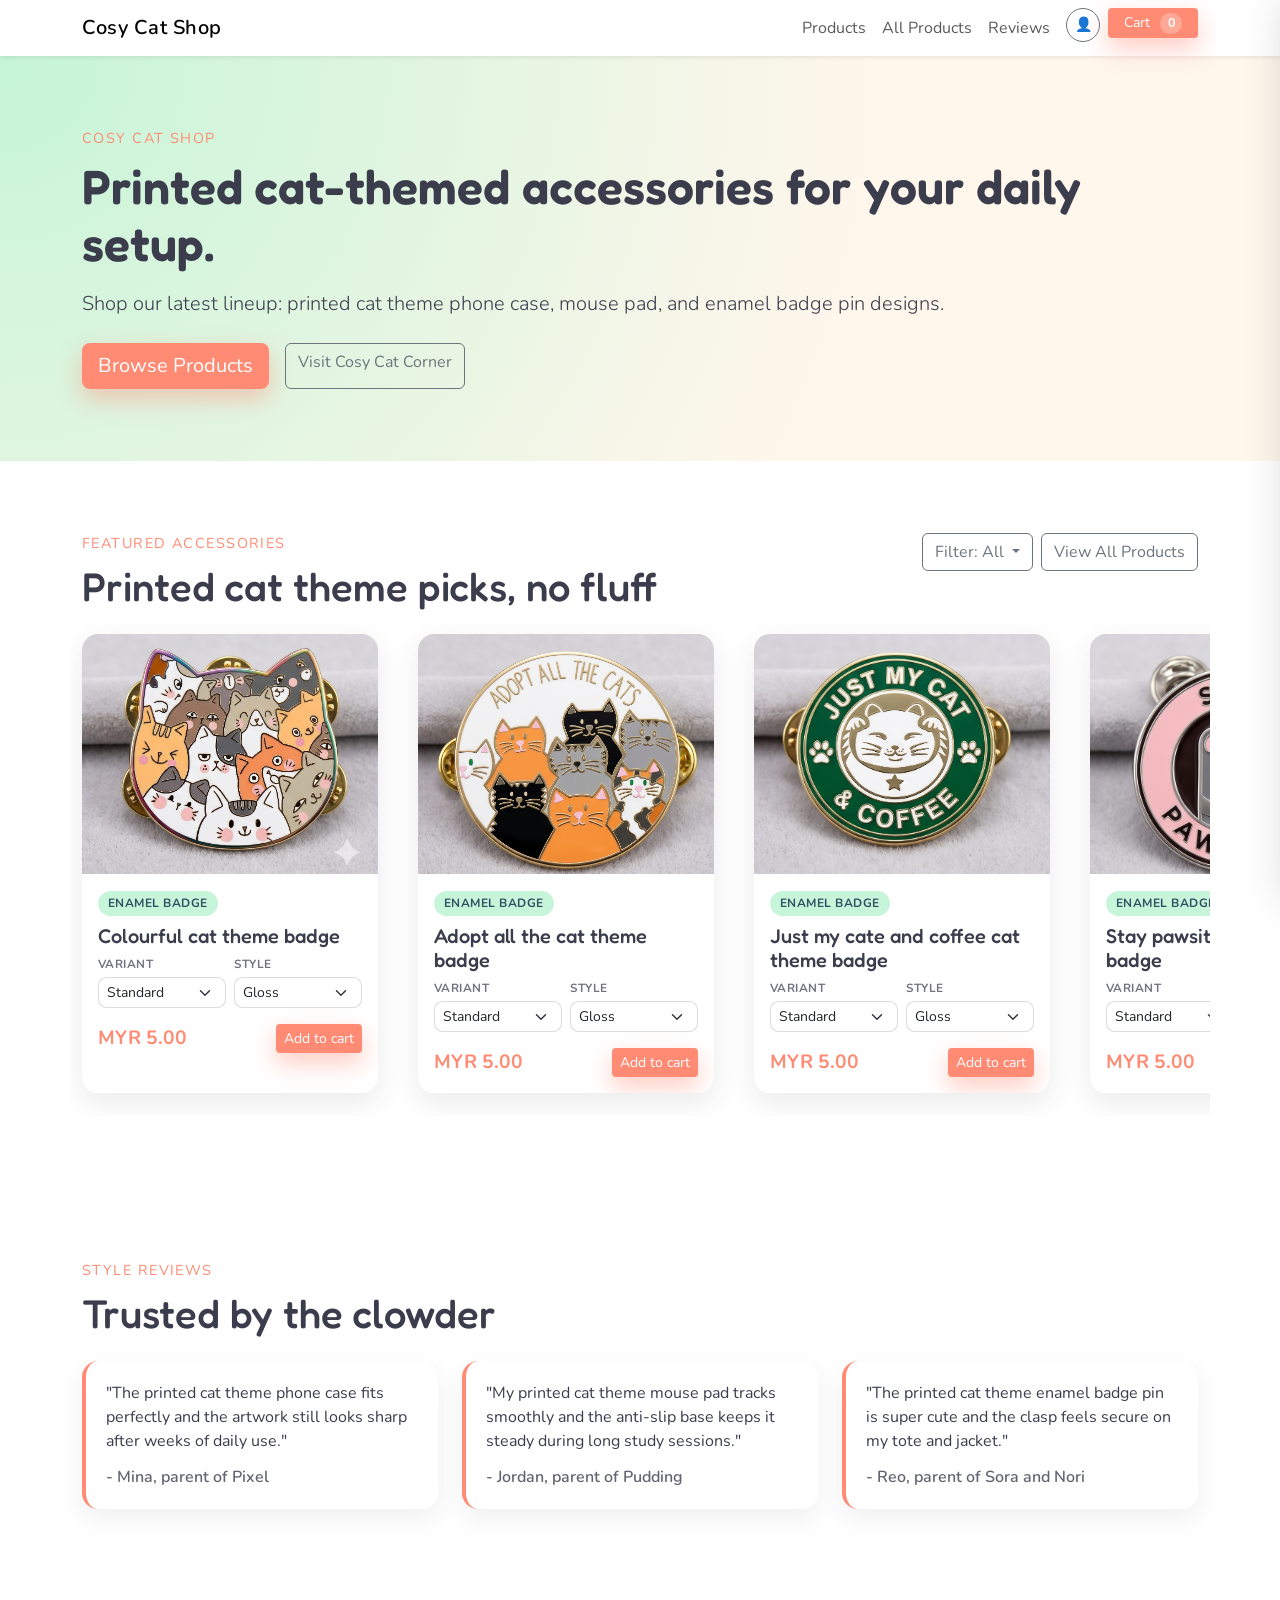
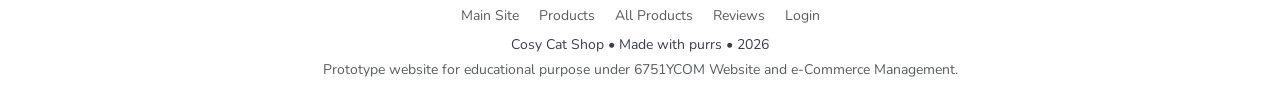
<file: shop/index.html>
<!DOCTYPE html>
<html lang="en">

<head>
    <meta charset="UTF-8">
    <meta name="viewport" content="width=device-width, initial-scale=1.0">
    <meta name="description" content="Cosy Cat Shop - printed cat-themed accessories including phone cases, mouse pads, and enamel pins.">
    <meta name="robots" content="index, follow">
    <link rel="canonical" href="https://entity-04.github.io/shop/">

    <title>Cosy Cat Shop - Printed Cat Theme Accessories</title>
    <link rel="preconnect" href="https://fonts.googleapis.com">
    <link rel="preconnect" href="https://fonts.gstatic.com" crossorigin>
    <link href="https://fonts.googleapis.com/css2?family=Fredoka:wght@400;500;600&family=Nunito:wght@400;500;600&display=swap" rel="stylesheet">
    <link href="https://cdn.jsdelivr.net/npm/bootstrap@5.3.3/dist/css/bootstrap.min.css" rel="stylesheet"
        integrity="sha384-QWTKZyjpPEjISv5WaRU9OFeRpok6YctnYmDr5pNlyT2bRjXh0JMhjY6hW+ALEwIH" crossorigin="anonymous">
    <link rel="stylesheet" href="shop.css">
</head>

<body>
    <nav class="navbar navbar-expand-lg bg-white shadow-sm sticky-top">
        <div class="container">
            <a class="navbar-brand" href="./" aria-label="Cosy Cat Shop home">Cosy Cat Shop</a>
            <button class="navbar-toggler" type="button" data-bs-toggle="collapse" data-bs-target="#shopNav"
                aria-controls="shopNav" aria-expanded="false" aria-label="Toggle navigation">
                <span class="navbar-toggler-icon"></span>
            </button>
            <div class="collapse navbar-collapse" id="shopNav">
                <ul class="navbar-nav ms-auto mb-2 mb-lg-0">
                    <li class="nav-item"><a class="nav-link" href="#shop-products">Products</a></li>
                    <li class="nav-item"><a class="nav-link" href="./all-products.html">All Products</a></li>
                    <li class="nav-item"><a class="nav-link" href="#shop-reviews">Reviews</a></li>
                    <li class="nav-item dropdown ms-lg-2 mt-2 mt-lg-0">
                        <button class="btn btn-sm btn-outline-secondary shop-profile-btn dropdown-toggle" type="button" id="shopProfileMenuIndex" data-bs-toggle="dropdown" aria-expanded="false" aria-label="Open profile menu">
                            <span aria-hidden="true">&#128100;</span>
                        </button>
                        <ul class="dropdown-menu dropdown-menu-end" aria-labelledby="shopProfileMenuIndex">
                            <li><a class="dropdown-item js-shop-login-item" href="./login.html">Login</a></li>
                            <li><a class="dropdown-item d-none js-shop-profile-item" href="./profile.html">Profile settings</a></li>
                            <li><a class="dropdown-item d-none js-shop-dashboard-item" href="./dashboard.html">Dashboard</a></li>
                            <li><a class="dropdown-item d-none js-shop-product-management-item" href="./dashboard.html#product-management-tab">Product management</a></li>
                            <li><hr class="dropdown-divider d-none js-shop-auth-divider"></li>
                            <li><button class="dropdown-item text-danger d-none js-shop-logout-btn" type="button">Log out</button></li>
                        </ul>
                    </li>
                    <li class="nav-item ms-lg-2 mt-2 mt-lg-0">
                        <button class="btn btn-sm btn-coral text-white px-3" type="button" id="openCartBtn" aria-label="Open cart">
                            Cart <span class="shop-cart-count" id="shopCartCount">0</span>
                        </button>
                    </li>
                </ul>
            </div>
        </div>
    </nav>

    <main>
        <section class="hero-section py-5" id="shop-home">
            <div class="container py-4">
                <div class="row g-4 align-items-center">
                    <div class="col-12" data-animate="fade-up">
                        <p class="section-label mb-2">Cosy Cat Shop</p>
                        <h1 class="display-5 fw-semibold">Printed cat-themed accessories for your daily setup.</h1>
                        <p class="lead mt-3">Shop our latest lineup: printed cat theme phone case, mouse pad, and enamel badge pin designs.</p>
                        <div class="d-flex flex-wrap gap-3 mt-4">
                            <a class="btn btn-lg btn-coral text-white" href="#shop-products">Browse Products</a>
                            <a class="btn btn-outline-secondary" href="../index.html">Visit Cosy Cat Corner</a>
                        </div>
                    </div>
                </div>
            </div>
        </section>

        <section id="shop-products" class="py-5 bg-white">
            <div class="container py-4">
                <div class="d-flex flex-wrap justify-content-between align-items-start gap-3 mb-4">
                    <div>
                        <p class="section-label mb-2">Featured Accessories</p>
                        <h2 class="h1 mb-0">Printed cat theme picks, no fluff</h2>
                    </div>
                    <div class="d-flex flex-wrap gap-2">
                        <div class="dropdown">
                            <button class="btn btn-outline-secondary dropdown-toggle" type="button" id="shopProductsFilterBtn" data-bs-toggle="dropdown" aria-expanded="false">
                                Filter: All
                            </button>
                            <ul class="dropdown-menu dropdown-menu-end" id="shopProductsFilterMenu" aria-labelledby="shopProductsFilterBtn"></ul>
                        </div>
                        <a class="btn btn-outline-secondary" href="./all-products.html">View All Products</a>
                    </div>
                </div>
                <div class="row g-4" id="shopProductsGrid" aria-live="polite"></div>
            </div>
        </section>

        <section id="shop-reviews" class="py-5 bg-white">
            <div class="container py-4">
                <p class="section-label mb-2">Style Reviews</p>
                <h2 class="h1 mb-4">Trusted by the clowder</h2>
                <div class="row g-4" id="shopReviewsGrid" aria-live="polite"></div>
            </div>
        </section>

    </main>

    <footer class="py-4">
        <div class="container text-center small">
            <nav class="mb-2" aria-label="Footer navigation">
                <a href="../index.html" class="text-muted text-decoration-none me-3">Main Site</a>
                <a href="#shop-products" class="text-muted text-decoration-none me-3">Products</a>
                <a href="./all-products.html" class="text-muted text-decoration-none me-3">All Products</a>
                <a href="#shop-reviews" class="text-muted text-decoration-none me-3">Reviews</a>
                <a href="./login.html" class="text-muted text-decoration-none">Login</a>
            </nav>
            <p class="mb-1">Cosy Cat Shop • Made with purrs • 2026</p>
            <p class="mb-0 text-muted">Prototype website for educational purpose under 6751YCOM Website and e-Commerce Management.</p>
        </div>
    </footer>

    <div class="shop-cart-backdrop" id="shopCartBackdrop" hidden></div>
    <aside class="shop-cart-drawer" id="shopCartDrawer" aria-hidden="true" aria-labelledby="shopCartTitle">
        <div class="shop-cart-header">
            <h2 class="h4 mb-0" id="shopCartTitle">Your Cart</h2>
            <button class="btn btn-sm btn-outline-secondary" type="button" id="closeCartBtn" aria-label="Close cart">Close</button>
        </div>
        <div class="shop-cart-body">
            <p class="shop-cart-empty" id="shopCartEmpty">Your cart is empty. Add a few cat-themed goodies.</p>
            <ul class="shop-cart-items list-unstyled" id="shopCartItems" aria-live="polite"></ul>
        </div>
        <div class="shop-cart-footer">
            <div class="shop-cart-subtotal-row">
                <span>Subtotal</span>
                <strong id="shopCartSubtotal">RM0.00</strong>
            </div>
            <div class="shop-cart-subtotal-row">
                <span>Delivery Fee</span>
                <strong id="shopCartDeliveryFee">RM0.00</strong>
            </div>
            <div class="shop-cart-subtotal-row">
                <span>SST (6%)</span>
                <strong id="shopCartSstTax">RM0.00</strong>
            </div>
            <div class="shop-cart-subtotal-row shop-cart-total-row">
                <span>Total</span>
                <strong id="shopCartTotal">RM0.00</strong>
            </div>
            <p class="small text-muted mb-2" id="shopCheckoutHint">Add at least one item to checkout.</p>
            <div class="d-grid gap-2">
                <button class="btn btn-coral text-white" type="button" id="checkoutBtn">Checkout</button>
                <button class="btn btn-outline-secondary" type="button" id="clearCartBtn">Clear cart</button>
            </div>
        </div>
    </aside>

    <div class="modal fade" id="checkoutModal" tabindex="-1" aria-labelledby="checkoutModalLabel" aria-hidden="true">
        <div class="modal-dialog modal-dialog-centered">
            <div class="modal-content">
                <form id="checkoutForm" novalidate>
                    <div class="modal-header">
                        <h2 class="modal-title h5 mb-0" id="checkoutModalLabel">Checkout</h2>
                        <button type="button" class="btn-close" data-bs-dismiss="modal" aria-label="Close"></button>
                    </div>
                    <div class="modal-body">
                        <p class="mb-3">Total due: <strong id="checkoutModalTotal">MYR 0.00</strong></p>
                        <div class="mb-3">
                            <label class="form-label" for="checkoutCardName">Name on card</label>
                            <input class="form-control" id="checkoutCardName" name="cardName" autocomplete="cc-name" required>
                        </div>
                        <div class="mb-3">
                            <label class="form-label" for="checkoutCardNumber">Card number</label>
                            <input class="form-control" id="checkoutCardNumber" name="cardNumber" inputmode="numeric" maxlength="19" placeholder="1234 5678 9012 3456" autocomplete="cc-number" required>
                        </div>
                        <div class="row g-3">
                            <div class="col-6">
                                <label class="form-label" for="checkoutExpiry">Expiry (MM/YY)</label>
                                <input class="form-control" id="checkoutExpiry" name="expiry" inputmode="numeric" maxlength="5" placeholder="MM/YY" autocomplete="cc-exp" required>
                            </div>
                            <div class="col-6">
                                <label class="form-label" for="checkoutCvv">CVV</label>
                                <input class="form-control" id="checkoutCvv" name="cvv" inputmode="numeric" maxlength="4" placeholder="123" autocomplete="cc-csc" required>
                            </div>
                        </div>
                    </div>
                    <div class="modal-footer">
                        <button type="button" class="btn btn-outline-secondary" data-bs-dismiss="modal">Cancel</button>
                        <button type="submit" class="btn btn-coral text-white">Pay now (Demo)</button>
                    </div>
                </form>
            </div>
        </div>
    </div>

    <div class="shop-cart-toast" id="shopCartToast" aria-live="polite" aria-atomic="true"></div>

    <script src="https://cdn.jsdelivr.net/npm/bootstrap@5.3.3/dist/js/bootstrap.bundle.min.js"
        integrity="sha384-YvpcrYf0tY3lHB60NNkmXc5s9fDVZLESaAA55NDzOxhy9GkcIdslK1eN7N6jIeHz" crossorigin="anonymous"></script>
    <script src="js/shop.js"></script>
</body>

</html>
</file>
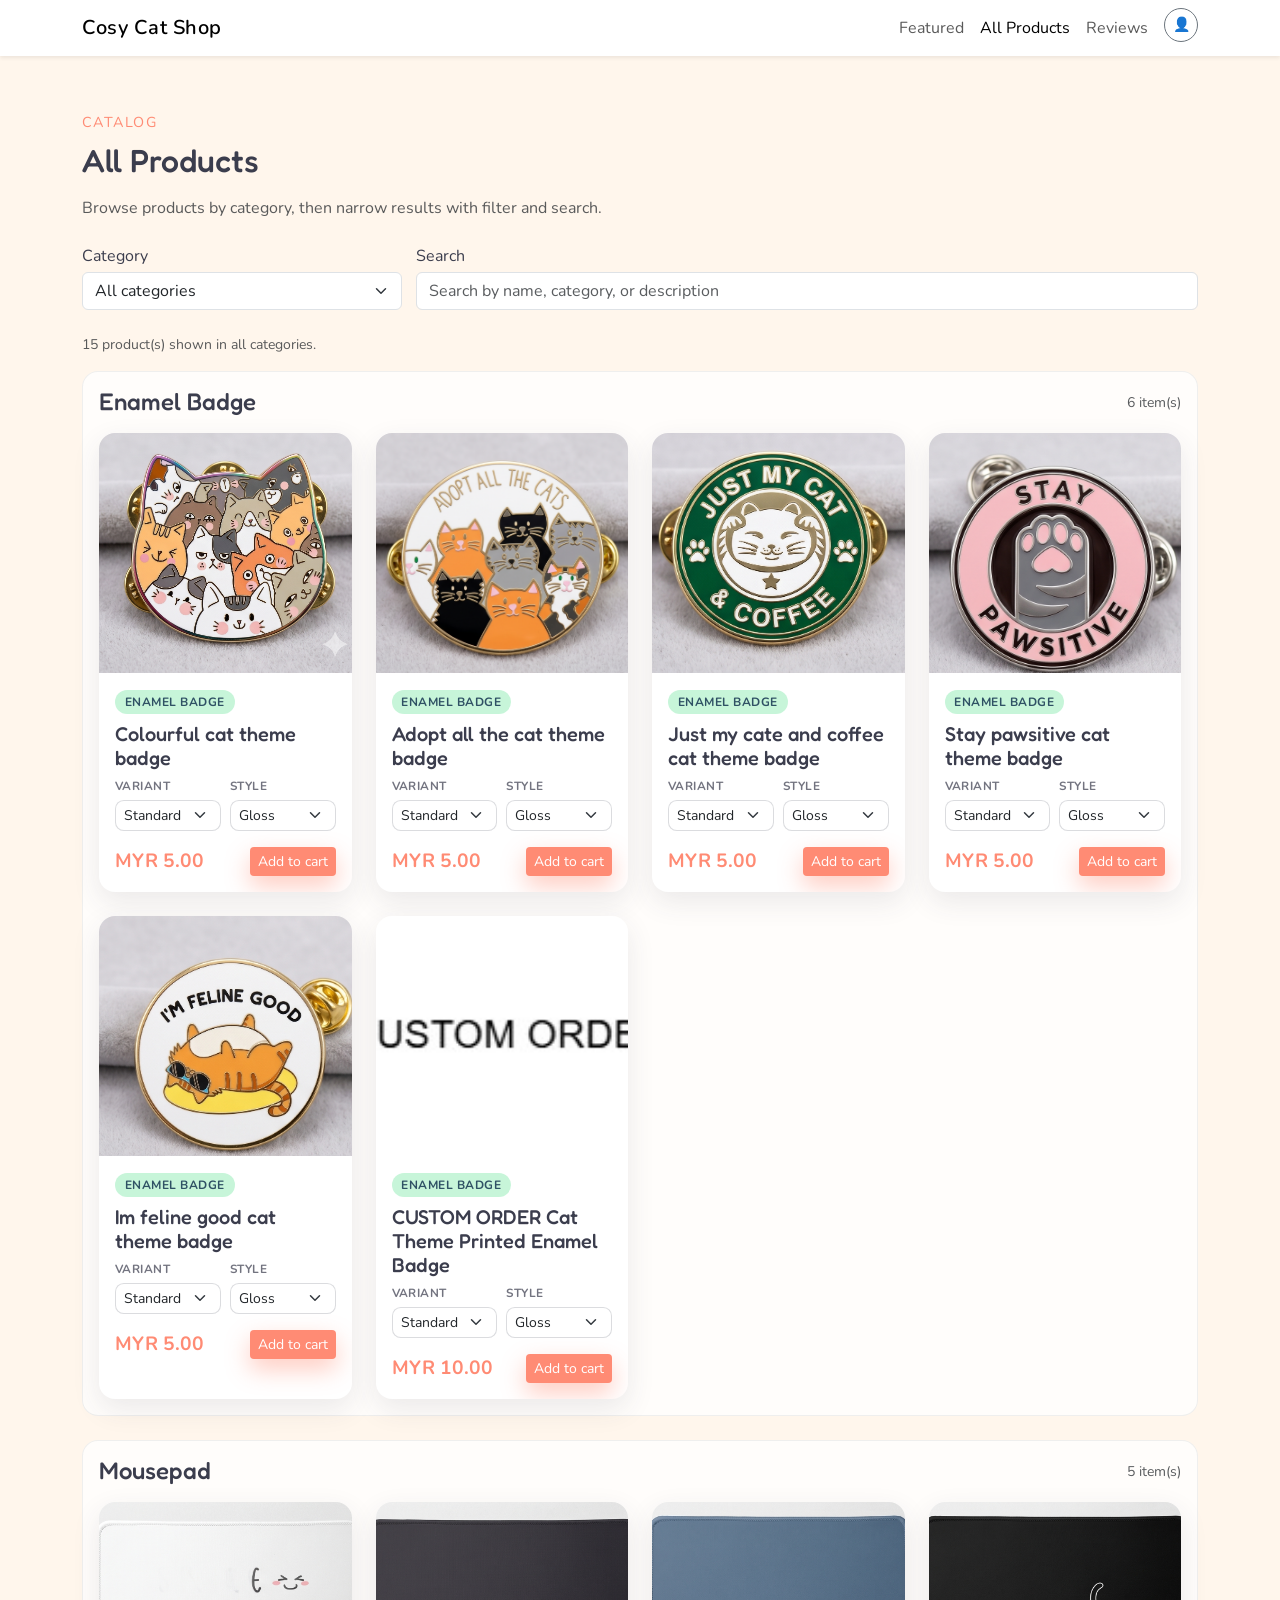
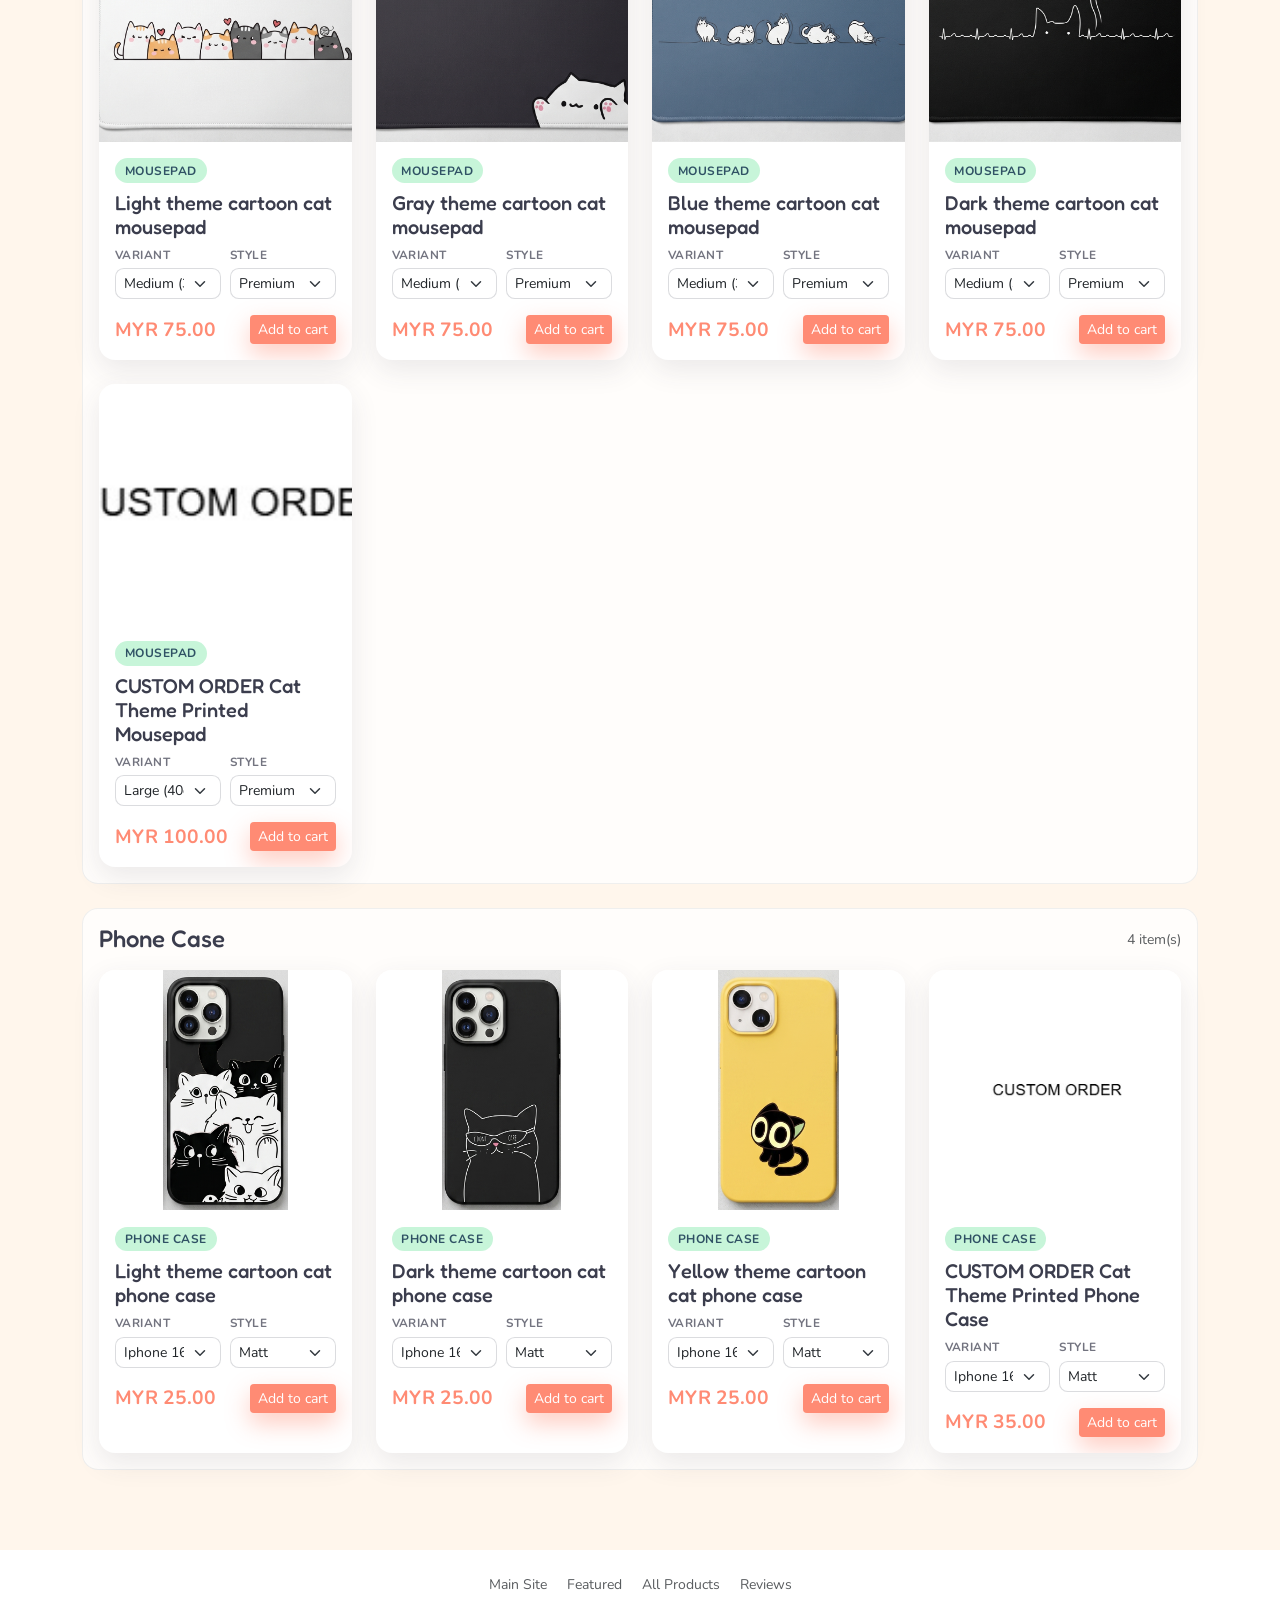
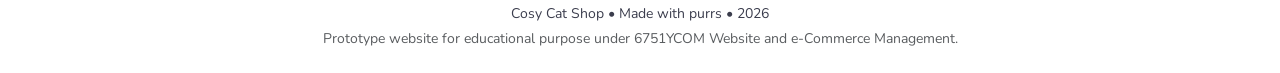
<file: shop/all-products.html>
<!DOCTYPE html>
<html lang="en">

<head>
    <meta charset="UTF-8">
    <meta name="viewport" content="width=device-width, initial-scale=1.0">
    <meta name="description" content="Browse all printed cat-themed products by category with filters and search.">
    <meta name="robots" content="index, follow">
    <link rel="canonical" href="https://entity-04.github.io/shop/all-products.html">

    <title>All Products | Cosy Cat Shop</title>
    <link rel="preconnect" href="https://fonts.googleapis.com">
    <link rel="preconnect" href="https://fonts.gstatic.com" crossorigin>
    <link href="https://fonts.googleapis.com/css2?family=Fredoka:wght@400;500;600&family=Nunito:wght@400;500;600&display=swap" rel="stylesheet">
    <link href="https://cdn.jsdelivr.net/npm/bootstrap@5.3.3/dist/css/bootstrap.min.css" rel="stylesheet"
        integrity="sha384-QWTKZyjpPEjISv5WaRU9OFeRpok6YctnYmDr5pNlyT2bRjXh0JMhjY6hW+ALEwIH" crossorigin="anonymous">
    <link rel="stylesheet" href="shop.css">
</head>

<body>
    <nav class="navbar navbar-expand-lg bg-white shadow-sm sticky-top">
        <div class="container">
            <a class="navbar-brand" href="./" aria-label="Cosy Cat Shop home">Cosy Cat Shop</a>
            <button class="navbar-toggler" type="button" data-bs-toggle="collapse" data-bs-target="#shopNav"
                aria-controls="shopNav" aria-expanded="false" aria-label="Toggle navigation">
                <span class="navbar-toggler-icon"></span>
            </button>
            <div class="collapse navbar-collapse" id="shopNav">
                <ul class="navbar-nav ms-auto mb-2 mb-lg-0">
                    <li class="nav-item"><a class="nav-link" href="./index.html#shop-products">Featured</a></li>
                    <li class="nav-item"><a class="nav-link active" aria-current="page" href="./all-products.html">All Products</a></li>
                    <li class="nav-item"><a class="nav-link" href="./index.html#shop-reviews">Reviews</a></li>
                    <li class="nav-item dropdown ms-lg-2 mt-2 mt-lg-0">
                        <button class="btn btn-sm btn-outline-secondary shop-profile-btn dropdown-toggle" type="button" id="shopProfileMenuAllProducts" data-bs-toggle="dropdown" aria-expanded="false" aria-label="Open profile menu">
                            <span aria-hidden="true">&#128100;</span>
                        </button>
                        <ul class="dropdown-menu dropdown-menu-end" aria-labelledby="shopProfileMenuAllProducts">
                            <li><a class="dropdown-item js-shop-login-item" href="./login.html">Login</a></li>
                            <li><a class="dropdown-item d-none js-shop-profile-item" href="./profile.html">Profile settings</a></li>
                            <li><a class="dropdown-item d-none js-shop-dashboard-item" href="./dashboard.html">Dashboard</a></li>
                            <li><a class="dropdown-item d-none js-shop-product-management-item" href="./dashboard.html#product-management-tab">Product management</a></li>
                            <li><hr class="dropdown-divider d-none js-shop-auth-divider"></li>
                            <li><button class="dropdown-item text-danger d-none js-shop-logout-btn" type="button">Log out</button></li>
                        </ul>
                    </li>
                </ul>
            </div>
        </div>
    </nav>

    <main>
        <section class="py-5">
            <div class="container py-2">
                <p class="section-label mb-2">Catalog</p>
                <h1 class="h2 mb-3">All Products</h1>
                <p class="text-muted mb-4">Browse products by category, then narrow results with filter and search.</p>

                <div class="all-products-toolbar mb-4">
                    <div>
                        <label class="form-label mb-1" for="allProductsCategoryFilter">Category</label>
                        <select class="form-select" id="allProductsCategoryFilter" aria-label="Filter products by category">
                            <option value="all">All categories</option>
                        </select>
                    </div>
                    <div>
                        <label class="form-label mb-1" for="allProductsSearchInput">Search</label>
                        <input class="form-control" id="allProductsSearchInput" type="search" placeholder="Search by name, category, or description" aria-label="Search products">
                    </div>
                </div>

                <div id="allProductsResultsMeta" class="small text-muted mb-3" aria-live="polite"></div>
                <div id="allProductsGroupedResults" aria-live="polite"></div>
            </div>
        </section>
    </main>

    <footer class="py-4">
        <div class="container text-center small">
            <nav class="mb-2" aria-label="Footer navigation">
                <a href="../index.html" class="text-muted text-decoration-none me-3">Main Site</a>
                <a href="./index.html#shop-products" class="text-muted text-decoration-none me-3">Featured</a>
                <a href="./all-products.html" class="text-muted text-decoration-none me-3">All Products</a>
                <a href="./index.html#shop-reviews" class="text-muted text-decoration-none">Reviews</a>
            </nav>
            <p class="mb-1">Cosy Cat Shop • Made with purrs • 2026</p>
            <p class="mb-0 text-muted">Prototype website for educational purpose under 6751YCOM Website and e-Commerce Management.</p>
        </div>
    </footer>

    <script src="https://cdn.jsdelivr.net/npm/bootstrap@5.3.3/dist/js/bootstrap.bundle.min.js"
        integrity="sha384-YvpcrYf0tY3lHB60NNkmXc5s9fDVZLESaAA55NDzOxhy9GkcIdslK1eN7N6jIeHz" crossorigin="anonymous"></script>
    <script src="js/all-products.js"></script>
</body>

</html>
</file>
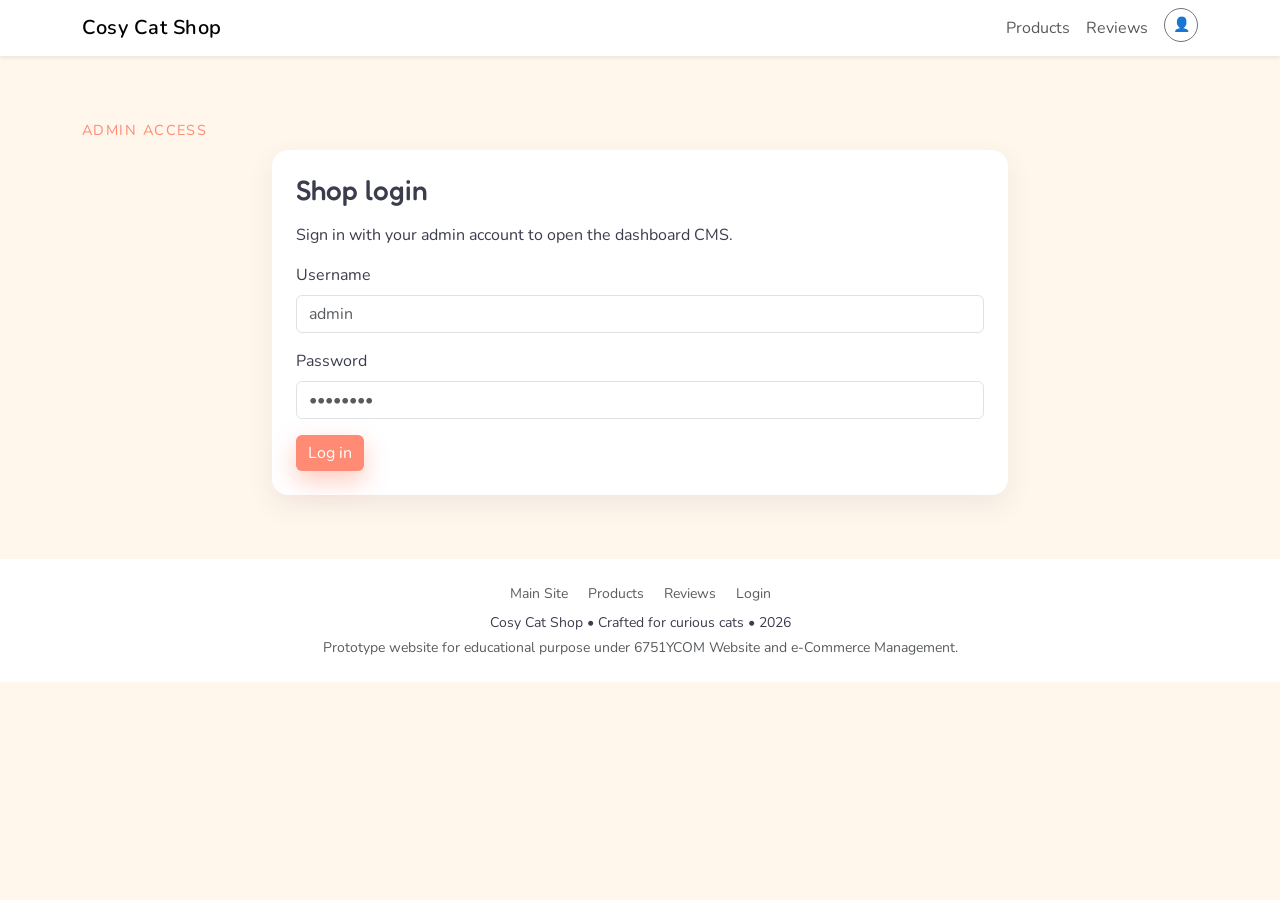
<file: shop/dashboard.html>
<!DOCTYPE html>
<html lang="en">

<head>
    <meta charset="UTF-8">
    <meta name="viewport" content="width=device-width, initial-scale=1.0">
    <meta name="description" content="Dashboard and product management CMS for Cosy Cat Shop.">
    <meta name="robots" content="noindex, nofollow">
    <title>Dashboard | Cosy Cat Shop</title>
    <link rel="preconnect" href="https://fonts.googleapis.com">
    <link rel="preconnect" href="https://fonts.gstatic.com" crossorigin>
    <link href="https://fonts.googleapis.com/css2?family=Fredoka:wght@400;500;600&family=Nunito:wght@400;500;600&display=swap" rel="stylesheet">
    <link href="https://cdn.jsdelivr.net/npm/bootstrap@5.3.3/dist/css/bootstrap.min.css" rel="stylesheet"
        integrity="sha384-QWTKZyjpPEjISv5WaRU9OFeRpok6YctnYmDr5pNlyT2bRjXh0JMhjY6hW+ALEwIH" crossorigin="anonymous">
    <link rel="stylesheet" href="shop.css">
</head>

<body>
    <nav class="navbar navbar-expand-lg bg-white shadow-sm sticky-top">
        <div class="container">
            <a class="navbar-brand" href="./" aria-label="Cosy Cat Shop home">Cosy Cat Shop</a>
            <button class="navbar-toggler" type="button" data-bs-toggle="collapse" data-bs-target="#shopNav"
                aria-controls="shopNav" aria-expanded="false" aria-label="Toggle navigation">
                <span class="navbar-toggler-icon"></span>
            </button>
            <div class="collapse navbar-collapse" id="shopNav">
                <ul class="navbar-nav ms-auto mb-2 mb-lg-0">
                    <li class="nav-item"><a class="nav-link" href="./index.html#shop-products">Products</a></li>
                    <li class="nav-item"><a class="nav-link" href="./all-products.html">All Products</a></li>
                    <li class="nav-item"><a class="nav-link" href="./index.html#shop-reviews">Reviews</a></li>
                    <li class="nav-item dropdown ms-lg-2 mt-2 mt-lg-0">
                        <button class="btn btn-sm btn-outline-secondary shop-profile-btn dropdown-toggle" type="button" id="shopProfileMenuDashboard" data-bs-toggle="dropdown" aria-expanded="false" aria-label="Open profile menu">
                            <span aria-hidden="true">&#128100;</span>
                        </button>
                        <ul class="dropdown-menu dropdown-menu-end" aria-labelledby="shopProfileMenuDashboard">
                            <li><a class="dropdown-item js-shop-login-item" href="./login.html">Login</a></li>
                            <li><a class="dropdown-item d-none js-shop-profile-item" href="./profile.html">Profile settings</a></li>
                            <li><a class="dropdown-item d-none js-shop-dashboard-item active" aria-current="page" href="./dashboard.html">Dashboard</a></li>
                            <li><a class="dropdown-item d-none js-shop-product-management-item" href="#product-management-tab">Product management</a></li>
                            <li><hr class="dropdown-divider d-none js-shop-auth-divider"></li>
                            <li><button class="dropdown-item text-danger d-none js-shop-logout-btn" type="button">Log out</button></li>
                        </ul>
                    </li>
                </ul>
            </div>
        </div>
    </nav>

    <main>
        <section class="py-5 bg-white" aria-label="Admin dashboard">
            <div class="container py-3">
                <p class="section-label mb-2">Dashboard</p>
                <h1 class="h2 mb-4">Shop CMS</h1>

                <ul class="nav nav-tabs mb-4" id="dashboardTabs" role="tablist">
                    <li class="nav-item" role="presentation">
                        <button class="nav-link active" id="overview-tab" data-bs-toggle="tab" data-bs-target="#overview-tab-pane" type="button" role="tab" aria-controls="overview-tab-pane" aria-selected="true">Overview</button>
                    </li>
                    <li class="nav-item" role="presentation">
                        <button class="nav-link" id="product-management-tab" data-bs-toggle="tab" data-bs-target="#product-management-tab-pane" type="button" role="tab" aria-controls="product-management-tab-pane" aria-selected="false">Product management</button>
                    </li>
                </ul>

                <div class="tab-content" id="dashboardTabsContent">
                    <div class="tab-pane fade show active" id="overview-tab-pane" role="tabpanel" aria-labelledby="overview-tab" tabindex="0">
                        <div class="row g-3">
                            <div class="col-md-6">
                                <div class="shop-stat-card p-3 h-100">
                                    <p class="small text-uppercase mb-1">Products</p>
                                    <p class="h3 mb-0" id="shopStatProducts">0</p>
                                </div>
                            </div>
                            <div class="col-md-6">
                                <div class="shop-stat-card p-3 h-100">
                                    <p class="small text-uppercase mb-1">Categories</p>
                                    <p class="h3 mb-2" id="shopStatCategories">0</p>
                                    <ul class="small text-muted mb-0 ps-3" id="shopCategorySummary"></ul>
                                </div>
                            </div>
                        </div>
                    </div>

                    <div class="tab-pane fade" id="product-management-tab-pane" role="tabpanel" aria-labelledby="product-management-tab" tabindex="0">
                        <div class="shop-cms-card p-4">
                            <div class="d-flex justify-content-between align-items-center mb-3">
                                <h2 class="h4 mb-0">Products</h2>
                                <div class="d-flex gap-2">
                                    <button type="button" class="btn btn-sm btn-outline-secondary" id="exportProductsBtn">Export products.json</button>
                                    <button type="button" class="btn btn-sm btn-outline-secondary" id="resetProductsBtn">Reset defaults</button>
                                </div>
                            </div>
                            <form id="productCmsForm" class="mb-3" novalidate>
                                <input type="hidden" id="productOriginalId">
                                <div class="row g-2">
                                    <div class="col-md-6">
                                        <label class="form-label mb-1" for="cmsProductName">Product name</label>
                                        <input id="cmsProductName" class="form-control" placeholder="Printed Cat Theme Phone Case" required>
                                    </div>
                                    <div class="col-md-6">
                                        <label class="form-label mb-1" for="cmsProductPrice">Price</label>
                                        <input id="cmsProductPrice" class="form-control" type="number" min="0" step="1" placeholder="18" required>
                                    </div>
                                    <div class="col-12">
                                        <label class="form-label mb-1" for="cmsProductDescription">Description</label>
                                        <textarea id="cmsProductDescription" class="form-control shop-description-textarea" rows="3" placeholder="Shock-absorbing printed case with playful cat art." required></textarea>
                                    </div>
                                    <div class="col-md-6">
                                        <label class="form-label mb-1" for="cmsProductCategory">Category</label>
                                        <input id="cmsProductCategory" class="form-control" placeholder="Phone Cases" required>
                                    </div>
                                    <div class="col-md-6">
                                        <label class="form-label mb-1" for="cmsProductImageFile">Product image</label>
                                        <input id="cmsProductImageFile" class="form-control" type="file" accept="image/*">
                                        <p class="small text-muted mb-0 mt-1">Saved image path uses ./images/filename. Keep image files inside shop/images.</p>
                                    </div>
                                    <div class="col-md-6">
                                        <label class="form-label mb-1" for="cmsProductImageAlt">Image alt text</label>
                                        <input id="cmsProductImageAlt" class="form-control" placeholder="Printed cat-themed phone case">
                                    </div>
                                    <div class="col-md-6">
                                        <label class="form-label mb-1" for="cmsProductSizeInput">Variants</label>
                                        <div class="input-group">
                                            <input id="cmsProductSizeInput" class="form-control" placeholder="Type a variant then click Add (e.g. iPhone 15)">
                                            <button class="btn btn-outline-secondary" type="button" id="addProductSizeBtn">Add</button>
                                        </div>
                                        <input id="cmsProductSizes" type="hidden">
                                        <div id="cmsProductSizesList" class="shop-chip-list mt-2" aria-live="polite"></div>
                                    </div>
                                    <div class="col-md-6">
                                        <label class="form-label mb-1" for="cmsProductColors">Styles</label>
                                        <input id="cmsProductColors" class="form-control" placeholder="Matte Black, Clear Frost, Pastel Pink">
                                    </div>
                                </div>
                                <div class="d-flex gap-2 mt-3">
                                    <button class="btn btn-coral text-white" type="submit">Save product</button>
                                    <button class="btn btn-outline-secondary" type="button" id="clearProductFormBtn">Clear</button>
                                </div>
                            </form>
                            <h3 class="h5 mb-3">Current product cards</h3>
                            <div class="row g-4" id="productCmsPreviewGrid" aria-live="polite"></div>
                        </div>
                    </div>
                </div>

                <div id="dashboardAlert" class="alert mt-4 d-none" role="alert"></div>
            </div>
        </section>
    </main>

    <footer class="py-4">
        <div class="container text-center small">
            <nav class="mb-2" aria-label="Footer navigation">
                <a href="../index.html" class="text-muted text-decoration-none me-3">Main Site</a>
                <a href="./index.html#shop-products" class="text-muted text-decoration-none me-3">Products</a>
                <a href="./all-products.html" class="text-muted text-decoration-none me-3">All Products</a>
                <a href="./index.html#shop-reviews" class="text-muted text-decoration-none me-3">Reviews</a>
                <a href="./dashboard.html" class="text-muted text-decoration-none">Dashboard</a>
            </nav>
            <p class="mb-1">Cosy Cat Shop • Crafted for curious cats • 2026</p>
            <p class="mb-0 text-muted">Prototype website for educational purpose under 6751YCOM Website and e-Commerce Management.</p>
        </div>
    </footer>

    <script src="https://cdn.jsdelivr.net/npm/bootstrap@5.3.3/dist/js/bootstrap.bundle.min.js"
        integrity="sha384-YvpcrYf0tY3lHB60NNkmXc5s9fDVZLESaAA55NDzOxhy9GkcIdslK1eN7N6jIeHz" crossorigin="anonymous"></script>
    <script src="js/dashboard.js"></script>
</body>

</html>
</file>
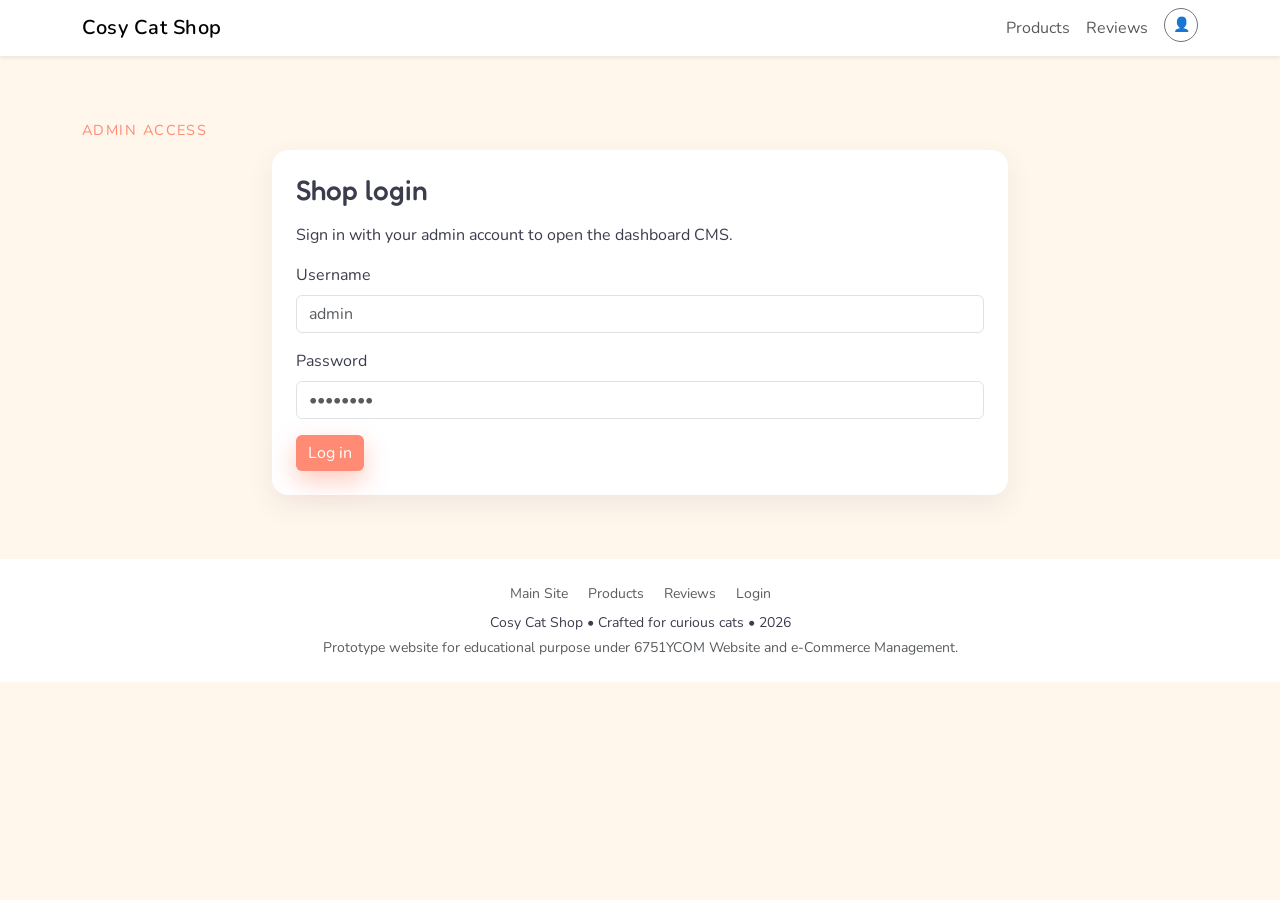
<file: shop/login.html>
<!DOCTYPE html>
<html lang="en">

<head>
    <meta charset="UTF-8">
    <meta name="viewport" content="width=device-width, initial-scale=1.0">
    <meta name="description" content="Login and dashboard for managing Cosy Cat Shop products.">
    <meta name="robots" content="noindex, nofollow">
    <link rel="canonical" href="https://entity-04.github.io/shop/login.html">

    <title>Shop Login | Cosy Cat Shop</title>
    <link rel="preconnect" href="https://fonts.googleapis.com">
    <link rel="preconnect" href="https://fonts.gstatic.com" crossorigin>
    <link href="https://fonts.googleapis.com/css2?family=Fredoka:wght@400;500;600&family=Nunito:wght@400;500;600&display=swap" rel="stylesheet">
    <link href="https://cdn.jsdelivr.net/npm/bootstrap@5.3.3/dist/css/bootstrap.min.css" rel="stylesheet"
        integrity="sha384-QWTKZyjpPEjISv5WaRU9OFeRpok6YctnYmDr5pNlyT2bRjXh0JMhjY6hW+ALEwIH" crossorigin="anonymous">
    <link rel="stylesheet" href="shop.css">
</head>

<body>
    <nav class="navbar navbar-expand-lg bg-white shadow-sm sticky-top">
        <div class="container">
            <a class="navbar-brand" href="./" aria-label="Cosy Cat Shop home">Cosy Cat Shop</a>
            <button class="navbar-toggler" type="button" data-bs-toggle="collapse" data-bs-target="#shopNav"
                aria-controls="shopNav" aria-expanded="false" aria-label="Toggle navigation">
                <span class="navbar-toggler-icon"></span>
            </button>
            <div class="collapse navbar-collapse" id="shopNav">
                <ul class="navbar-nav ms-auto mb-2 mb-lg-0">
                    <li class="nav-item"><a class="nav-link" href="./index.html#shop-products">Products</a></li>
                    <li class="nav-item"><a class="nav-link" href="./index.html#shop-reviews">Reviews</a></li>
                    <li class="nav-item dropdown ms-lg-2 mt-2 mt-lg-0">
                        <button class="btn btn-sm btn-outline-secondary shop-profile-btn dropdown-toggle" type="button" id="shopProfileMenuLogin" data-bs-toggle="dropdown" aria-expanded="false" aria-label="Open profile menu">
                            <span aria-hidden="true">&#128100;</span>
                        </button>
                        <ul class="dropdown-menu dropdown-menu-end" aria-labelledby="shopProfileMenuLogin">
                            <li><a class="dropdown-item js-shop-login-item active" aria-current="page" href="./login.html">Login</a></li>
                            <li><a class="dropdown-item d-none js-shop-profile-item" href="./profile.html">Profile settings</a></li>
                            <li><a class="dropdown-item d-none js-shop-dashboard-item" href="./dashboard.html">Dashboard</a></li>
                            <li><a class="dropdown-item d-none js-shop-product-management-item" href="./dashboard.html#product-management-tab">Product management</a></li>
                            <li><hr class="dropdown-divider d-none js-shop-auth-divider"></li>
                            <li><button class="dropdown-item text-danger d-none js-shop-logout-btn" type="button">Log out</button></li>
                        </ul>
                    </li>
                </ul>
            </div>
        </div>
    </nav>

    <main>
        <section class="py-5">
            <div class="container py-3">
                <p class="section-label mb-2">Admin Access</p>
                <div class="row g-4 align-items-stretch">
                    <div class="col-lg-8 mx-auto">
                        <div class="shop-auth-card p-4 h-100">
                            <h1 class="h3 mb-3">Shop login</h1>
                            <p class="mb-3">Sign in with your admin account to open the dashboard CMS.</p>
                            <form id="shopLoginForm" novalidate>
                                <div class="mb-3">
                                    <label for="shopAdminUsername" class="form-label">Username</label>
                                    <input type="text" class="form-control" id="shopAdminUsername" placeholder="admin" autocomplete="username" required>
                                </div>
                                <div class="mb-3">
                                    <label for="shopAdminPassword" class="form-label">Password</label>
                                    <input type="password" class="form-control" id="shopAdminPassword" placeholder="••••••••" autocomplete="current-password" required>
                                </div>
                                <div class="d-flex flex-wrap gap-2 align-items-center">
                                    <button type="submit" class="btn btn-coral text-white" id="shopLoginBtn">Log in</button>
                                    <button type="button" class="btn btn-outline-secondary d-none" id="shopLogoutBtn">Log out</button>
                                </div>
                            </form>
                            <div id="shopLoginAlert" class="alert mt-3 d-none" role="alert"></div>
                        </div>
                    </div>
                </div>
            </div>
        </section>

    </main>

    <footer class="py-4">
        <div class="container text-center small">
            <nav class="mb-2" aria-label="Footer navigation">
                <a href="../index.html" class="text-muted text-decoration-none me-3">Main Site</a>
                <a href="./index.html#shop-products" class="text-muted text-decoration-none me-3">Products</a>
                <a href="./index.html#shop-reviews" class="text-muted text-decoration-none me-3">Reviews</a>
                <a href="./login.html" class="text-muted text-decoration-none">Login</a>
            </nav>
            <p class="mb-1">Cosy Cat Shop • Crafted for curious cats • 2026</p>
            <p class="mb-0 text-muted">Prototype website for educational purpose under 6751YCOM Website and e-Commerce Management.</p>
        </div>
    </footer>

    <script src="https://cdn.jsdelivr.net/npm/bootstrap@5.3.3/dist/js/bootstrap.bundle.min.js"
        integrity="sha384-YvpcrYf0tY3lHB60NNkmXc5s9fDVZLESaAA55NDzOxhy9GkcIdslK1eN7N6jIeHz" crossorigin="anonymous"></script>
    <script src="js/login.js"></script>
</body>

</html>
</file>
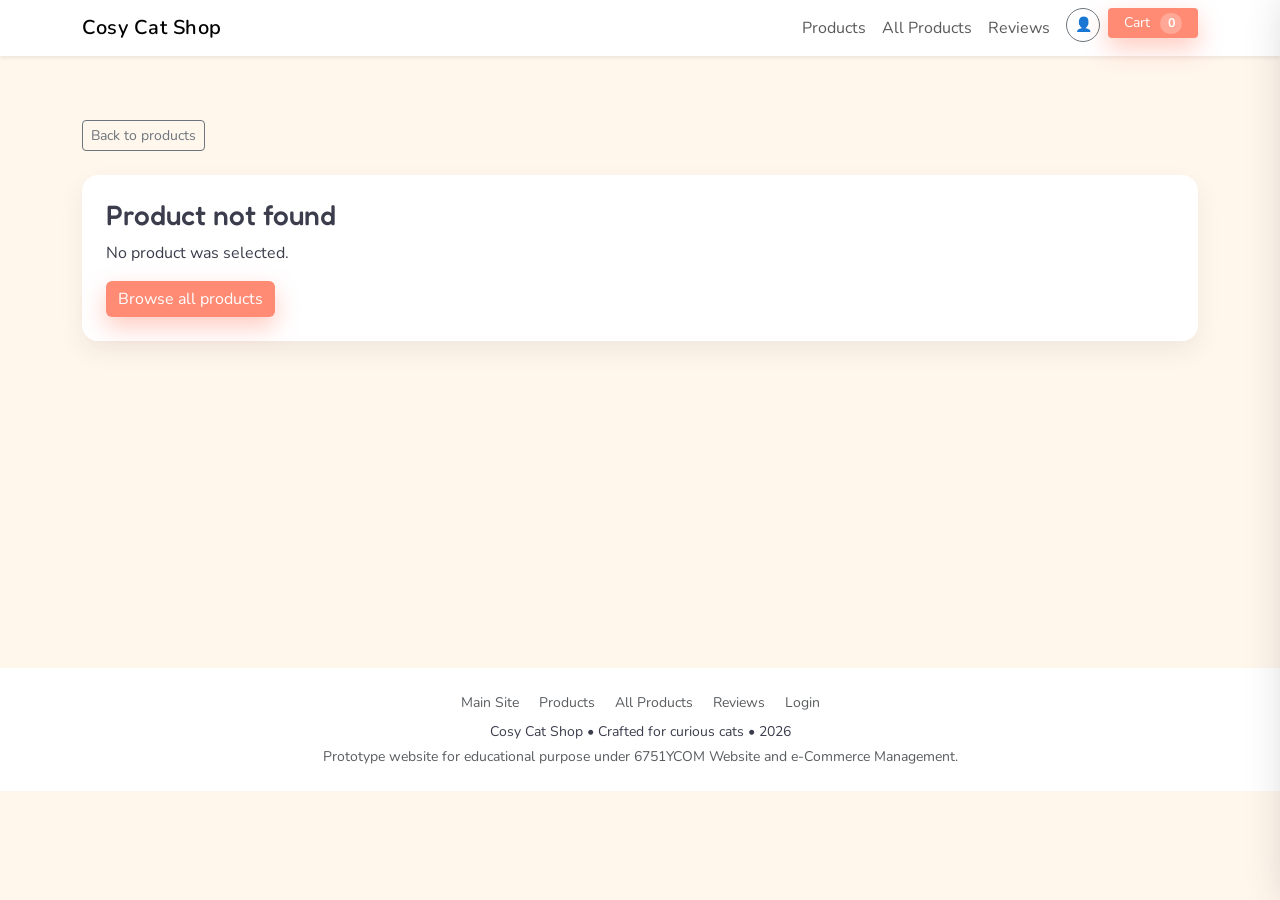
<file: shop/product.html>
<!DOCTYPE html>
<html lang="en">

<head>
    <meta charset="UTF-8">
    <meta name="viewport" content="width=device-width, initial-scale=1.0">
    <meta name="description" content="Cosy Cat Shop product details.">
    <meta name="robots" content="index, follow">
    <link rel="canonical" href="https://entity-04.github.io/shop/product.html">

    <title>Product | Cosy Cat Shop</title>
    <link rel="preconnect" href="https://fonts.googleapis.com">
    <link rel="preconnect" href="https://fonts.gstatic.com" crossorigin>
    <link href="https://fonts.googleapis.com/css2?family=Fredoka:wght@400;500;600&family=Nunito:wght@400;500;600&display=swap" rel="stylesheet">
    <link href="https://cdn.jsdelivr.net/npm/bootstrap@5.3.3/dist/css/bootstrap.min.css" rel="stylesheet"
        integrity="sha384-QWTKZyjpPEjISv5WaRU9OFeRpok6YctnYmDr5pNlyT2bRjXh0JMhjY6hW+ALEwIH" crossorigin="anonymous">
    <link rel="stylesheet" href="shop.css">
</head>

<body>
    <nav class="navbar navbar-expand-lg bg-white shadow-sm sticky-top">
        <div class="container">
            <a class="navbar-brand" href="./" aria-label="Cosy Cat Shop home">Cosy Cat Shop</a>
            <button class="navbar-toggler" type="button" data-bs-toggle="collapse" data-bs-target="#shopNav"
                aria-controls="shopNav" aria-expanded="false" aria-label="Toggle navigation">
                <span class="navbar-toggler-icon"></span>
            </button>
            <div class="collapse navbar-collapse" id="shopNav">
                <ul class="navbar-nav ms-auto mb-2 mb-lg-0">
                    <li class="nav-item"><a class="nav-link" href="./index.html#shop-products">Products</a></li>
                    <li class="nav-item"><a class="nav-link" href="./all-products.html">All Products</a></li>
                    <li class="nav-item"><a class="nav-link" href="./index.html#shop-reviews">Reviews</a></li>
                    <li class="nav-item dropdown ms-lg-2 mt-2 mt-lg-0">
                        <button class="btn btn-sm btn-outline-secondary shop-profile-btn dropdown-toggle" type="button" id="shopProfileMenuProduct" data-bs-toggle="dropdown" aria-expanded="false" aria-label="Open profile menu">
                            <span aria-hidden="true">&#128100;</span>
                        </button>
                        <ul class="dropdown-menu dropdown-menu-end" aria-labelledby="shopProfileMenuProduct">
                            <li><a class="dropdown-item js-shop-login-item" href="./login.html">Login</a></li>
                            <li><a class="dropdown-item d-none js-shop-profile-item" href="./profile.html">Profile settings</a></li>
                            <li><a class="dropdown-item d-none js-shop-dashboard-item" href="./dashboard.html">Dashboard</a></li>
                            <li><a class="dropdown-item d-none js-shop-product-management-item" href="./dashboard.html#product-management-tab">Product management</a></li>
                            <li><hr class="dropdown-divider d-none js-shop-auth-divider"></li>
                            <li><button class="dropdown-item text-danger d-none js-shop-logout-btn" type="button">Log out</button></li>
                        </ul>
                    </li>
                    <li class="nav-item ms-lg-2 mt-2 mt-lg-0">
                        <button class="btn btn-sm btn-coral text-white px-3" type="button" id="openCartBtn" aria-label="Open cart">
                            Cart <span class="shop-cart-count" id="shopCartCount">0</span>
                        </button>
                    </li>
                </ul>
            </div>
        </div>
    </nav>

    <main>
        <section class="product-detail-section py-5">
            <div class="container py-3">
                <a class="btn btn-sm btn-outline-secondary mb-4" href="./index.html#shop-products">Back to products</a>
                <div id="productDetailContainer" aria-live="polite"></div>
            </div>
        </section>
    </main>

    <footer class="py-4">
        <div class="container text-center small">
            <nav class="mb-2" aria-label="Footer navigation">
                <a href="../index.html" class="text-muted text-decoration-none me-3">Main Site</a>
                <a href="./index.html#shop-products" class="text-muted text-decoration-none me-3">Products</a>
                <a href="./all-products.html" class="text-muted text-decoration-none me-3">All Products</a>
                <a href="./index.html#shop-reviews" class="text-muted text-decoration-none me-3">Reviews</a>
                <a href="./login.html" class="text-muted text-decoration-none">Login</a>
            </nav>
            <p class="mb-1">Cosy Cat Shop • Crafted for curious cats • 2026</p>
            <p class="mb-0 text-muted">Prototype website for educational purpose under 6751YCOM Website and e-Commerce Management.</p>
        </div>
    </footer>

    <div class="shop-cart-backdrop" id="shopCartBackdrop" hidden></div>
    <aside class="shop-cart-drawer" id="shopCartDrawer" aria-hidden="true" aria-labelledby="shopCartTitle">
        <div class="shop-cart-header">
            <h2 class="h4 mb-0" id="shopCartTitle">Your Cart</h2>
            <button class="btn btn-sm btn-outline-secondary" type="button" id="closeCartBtn" aria-label="Close cart">Close</button>
        </div>
        <div class="shop-cart-body">
            <p class="shop-cart-empty" id="shopCartEmpty">Your cart is empty. Add a few cat-themed goodies.</p>
            <ul class="shop-cart-items list-unstyled" id="shopCartItems" aria-live="polite"></ul>
        </div>
        <div class="shop-cart-footer">
            <div class="shop-cart-subtotal-row">
                <span>Subtotal</span>
                <strong id="shopCartSubtotal">RM0.00</strong>
            </div>
            <div class="shop-cart-subtotal-row">
                <span>Delivery Fee</span>
                <strong id="shopCartDeliveryFee">RM0.00</strong>
            </div>
            <div class="shop-cart-subtotal-row">
                <span>SST (6%)</span>
                <strong id="shopCartSstTax">RM0.00</strong>
            </div>
            <div class="shop-cart-subtotal-row shop-cart-total-row">
                <span>Total</span>
                <strong id="shopCartTotal">RM0.00</strong>
            </div>
            <div class="d-grid gap-2">
                <button class="btn btn-coral text-white" type="button" id="checkoutBtn">Checkout (Demo)</button>
                <button class="btn btn-outline-secondary" type="button" id="clearCartBtn">Clear cart</button>
            </div>
        </div>
    </aside>

    <div class="shop-cart-toast" id="shopCartToast" aria-live="polite" aria-atomic="true"></div>

    <script src="https://cdn.jsdelivr.net/npm/bootstrap@5.3.3/dist/js/bootstrap.bundle.min.js"
        integrity="sha384-YvpcrYf0tY3lHB60NNkmXc5s9fDVZLESaAA55NDzOxhy9GkcIdslK1eN7N6jIeHz" crossorigin="anonymous"></script>
    <script src="js/product.js"></script>
</body>

</html>
</file>
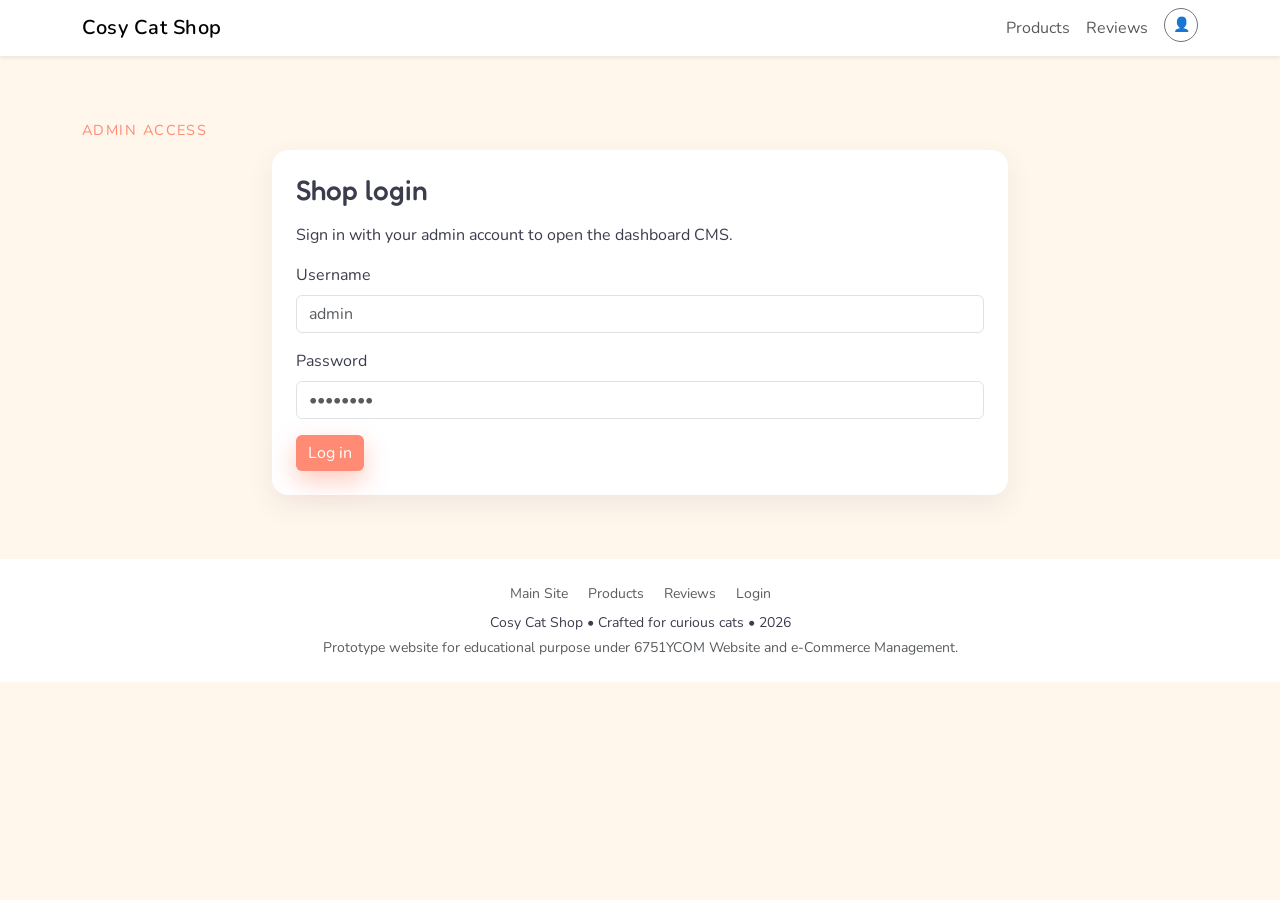
<file: shop/profile.html>
<!DOCTYPE html>
<html lang="en">

<head>
    <meta charset="UTF-8">
    <meta name="viewport" content="width=device-width, initial-scale=1.0">
    <meta name="description" content="Profile settings for Cosy Cat Shop admin account.">
    <meta name="robots" content="noindex, nofollow">
    <title>Profile Settings | Cosy Cat Shop</title>
    <link rel="preconnect" href="https://fonts.googleapis.com">
    <link rel="preconnect" href="https://fonts.gstatic.com" crossorigin>
    <link href="https://fonts.googleapis.com/css2?family=Fredoka:wght@400;500;600&family=Nunito:wght@400;500;600&display=swap" rel="stylesheet">
    <link href="https://cdn.jsdelivr.net/npm/bootstrap@5.3.3/dist/css/bootstrap.min.css" rel="stylesheet"
        integrity="sha384-QWTKZyjpPEjISv5WaRU9OFeRpok6YctnYmDr5pNlyT2bRjXh0JMhjY6hW+ALEwIH" crossorigin="anonymous">
    <link rel="stylesheet" href="shop.css">
</head>

<body>
    <nav class="navbar navbar-expand-lg bg-white shadow-sm sticky-top">
        <div class="container">
            <a class="navbar-brand" href="./" aria-label="Cosy Cat Shop home">Cosy Cat Shop</a>
            <button class="navbar-toggler" type="button" data-bs-toggle="collapse" data-bs-target="#shopNav"
                aria-controls="shopNav" aria-expanded="false" aria-label="Toggle navigation">
                <span class="navbar-toggler-icon"></span>
            </button>
            <div class="collapse navbar-collapse" id="shopNav">
                <ul class="navbar-nav ms-auto mb-2 mb-lg-0">
                    <li class="nav-item"><a class="nav-link" href="./index.html#shop-products">Products</a></li>
                    <li class="nav-item"><a class="nav-link" href="./index.html#shop-reviews">Reviews</a></li>
                    <li class="nav-item dropdown ms-lg-2 mt-2 mt-lg-0">
                        <button class="btn btn-sm btn-outline-secondary shop-profile-btn dropdown-toggle" type="button" id="shopProfileMenuProfile" data-bs-toggle="dropdown" aria-expanded="false" aria-label="Open profile menu">
                            <span aria-hidden="true">&#128100;</span>
                        </button>
                        <ul class="dropdown-menu dropdown-menu-end" aria-labelledby="shopProfileMenuProfile">
                            <li><a class="dropdown-item js-shop-login-item" href="./login.html">Login</a></li>
                            <li><a class="dropdown-item d-none js-shop-profile-item active" aria-current="page" href="./profile.html">Profile settings</a></li>
                            <li><a class="dropdown-item d-none js-shop-dashboard-item" href="./dashboard.html">Dashboard</a></li>
                            <li><a class="dropdown-item d-none js-shop-product-management-item" href="./dashboard.html#product-management-tab">Product management</a></li>
                            <li><hr class="dropdown-divider d-none js-shop-auth-divider"></li>
                            <li><button class="dropdown-item text-danger d-none js-shop-logout-btn" type="button">Log out</button></li>
                        </ul>
                    </li>
                </ul>
            </div>
        </div>
    </nav>

    <main>
        <section class="py-5">
            <div class="container py-3">
                <p class="section-label mb-2">Profile</p>
                <div class="row g-4 justify-content-center">
                    <div class="col-lg-8">
                        <div class="shop-cms-card p-4">
                            <h1 class="h3 mb-3">Profile settings</h1>
                            <p class="mb-3">Update your display name and password for the admin account.</p>
                            <form id="profileSettingsForm" novalidate>
                                <div class="mb-3">
                                    <label for="profileDisplayNameInput" class="form-label">Display name</label>
                                    <input id="profileDisplayNameInput" class="form-control" type="text" required>
                                </div>
                                <div class="mb-3">
                                    <label for="profileCurrentPassword" class="form-label">Current password</label>
                                    <input id="profileCurrentPassword" class="form-control" type="password" autocomplete="current-password" placeholder="Required only for password change">
                                </div>
                                <div class="row g-2">
                                    <div class="col-md-6">
                                        <label for="profileNewPassword" class="form-label">New password</label>
                                        <input id="profileNewPassword" class="form-control" type="password" autocomplete="new-password">
                                    </div>
                                    <div class="col-md-6">
                                        <label for="profileConfirmPassword" class="form-label">Confirm new password</label>
                                        <input id="profileConfirmPassword" class="form-control" type="password" autocomplete="new-password">
                                    </div>
                                </div>
                                <div class="d-flex gap-2 mt-3">
                                    <button class="btn btn-coral text-white" type="submit">Save profile</button>
                                    <a class="btn btn-outline-secondary" href="./dashboard.html">Go to dashboard</a>
                                </div>
                            </form>
                            <div id="profileSettingsAlert" class="alert mt-3 d-none" role="alert"></div>
                        </div>
                    </div>
                </div>
            </div>
        </section>
    </main>

    <footer class="py-4">
        <div class="container text-center small">
            <nav class="mb-2" aria-label="Footer navigation">
                <a href="../index.html" class="text-muted text-decoration-none me-3">Main Site</a>
                <a href="./index.html#shop-products" class="text-muted text-decoration-none me-3">Products</a>
                <a href="./index.html#shop-reviews" class="text-muted text-decoration-none me-3">Reviews</a>
                <a href="./profile.html" class="text-muted text-decoration-none">Profile</a>
            </nav>
            <p class="mb-1">Cosy Cat Shop • Crafted for curious cats • 2026</p>
            <p class="mb-0 text-muted">Prototype website for educational purpose under 6751YCOM Website and e-Commerce Management.</p>
        </div>
    </footer>

    <script src="https://cdn.jsdelivr.net/npm/bootstrap@5.3.3/dist/js/bootstrap.bundle.min.js"
        integrity="sha384-YvpcrYf0tY3lHB60NNkmXc5s9fDVZLESaAA55NDzOxhy9GkcIdslK1eN7N6jIeHz" crossorigin="anonymous"></script>
    <script src="js/profile.js"></script>
</body>

</html>
</file>
<file: shop/shop.css>
:root {
    --cat-cream: #fff6ec;
    --cat-peach: #ffcab6;
    --cat-coral: #ff8b74;
    --cat-slate: #3b3d4d;
    --cat-mint: #c5f5d7;
}

html {
    scroll-behavior: smooth;
}

body {
    font-family: 'Nunito', 'Segoe UI', sans-serif;
    color: var(--cat-slate);
    background-color: var(--cat-cream);
}

h1,
h2,
h3,
h4 {
    font-family: 'Fredoka', 'Nunito', sans-serif;
}

.navbar-brand {
    font-weight: 600;
    letter-spacing: 0.5px;
}

.hero-section {
    background: radial-gradient(circle at top left, var(--cat-mint), var(--cat-cream) 65%);
}

.hero-img {
    border-radius: 1.25rem;
    box-shadow: 0 20px 50px rgba(59, 61, 77, 0.15);
    display: block;
    width: 100%;
    max-height: 420px;
    object-fit: cover;
    margin-left: auto;
    margin-right: auto;
}

.section-label {
    font-size: 0.9rem;
    letter-spacing: 0.1em;
    text-transform: uppercase;
    color: var(--cat-coral);
}

.btn-coral {
    background-color: var(--cat-coral);
    border: none;
    color: #fff;
    box-shadow: 0 10px 25px rgba(255, 139, 116, 0.45);
}

.btn-coral:hover,
.btn-coral:focus {
    background-color: #ff7557;
    color: #fff;
    box-shadow: 0 12px 28px rgba(255, 139, 116, 0.55);
}

.btn-coral:disabled,
.btn-coral.disabled {
    background-color: #ffd4c8;
    color: #fff;
    box-shadow: none;
    opacity: 1;
}

.shop-card {
    border-radius: 1rem;
    overflow: hidden;
    background: #fff;
    box-shadow: 0 10px 28px rgba(59, 61, 77, 0.1);
    transition: transform 0.25s ease, box-shadow 0.25s ease;
}

.shop-card.js-product-card {
    cursor: pointer;
}

.shop-card:hover {
    transform: translateY(-6px);
    box-shadow: 0 18px 40px rgba(59, 61, 77, 0.16);
}

.shop-card-img {
    width: 100%;
    aspect-ratio: 4 / 3;
    height: 240px;
    object-fit: cover;
    object-position: center;
    background: #f5f5f5;
    display: block;
}

.shop-card-img--fit {
    object-fit: contain;
    object-position: center;
    background: #fff;
}

.shop-card-body {
    padding: 1rem;
}

#shopProductsGrid.shop-products-track {
    display: flex;
    flex-wrap: nowrap;
    gap: 1rem;
    overflow-x: auto;
    overflow-y: hidden;
    scroll-behavior: smooth;
    scroll-snap-type: x mandatory;
    padding-bottom: 1.4rem;
}

#shopProductsGrid.shop-products-track::-webkit-scrollbar {
    display: none;
}

.shop-product-slide {
    flex: 0 0 clamp(250px, 30vw, 320px);
    scroll-snap-align: start;
}

#shopProductsFilterMenu .dropdown-item.active {
    background-color: var(--cat-coral);
    color: #fff;
}

.shop-category-chip {
    display: inline-flex;
    align-items: center;
    border-radius: 999px;
    padding: 0.2rem 0.62rem;
    font-size: 0.75rem;
    font-weight: 700;
    letter-spacing: 0.04em;
    text-transform: uppercase;
    color: #2f5164;
    background: rgba(197, 245, 215, 0.95);
}

.shop-variant-grid {
    display: grid;
    grid-template-columns: 1fr 1fr;
    gap: 0.55rem;
}

.shop-variant-field {
    display: grid;
    gap: 0.25rem;
}

.shop-variant-label {
    font-size: 0.74rem;
    letter-spacing: 0.04em;
    text-transform: uppercase;
    color: rgba(59, 61, 77, 0.72);
    font-weight: 700;
}

.shop-variant-field .form-select {
    border-color: rgba(59, 61, 77, 0.18);
    border-radius: 0.55rem;
    background-color: #fff;
}

.shop-card-meta {
    display: flex;
    align-items: center;
    justify-content: space-between;
    gap: 0.75rem;
}

.shop-card-actions {
    display: inline-flex;
    align-items: center;
    gap: 0.45rem;
}

.shop-price {
    font-size: 1.2rem;
    font-weight: 700;
    color: var(--cat-coral);
}

.shop-auth-card,
.shop-auth-status-card {
    border-radius: 1rem;
    background: #fff;
    box-shadow: 0 10px 28px rgba(59, 61, 77, 0.08);
}

.shop-auth-status-card {
    border: 1px solid rgba(59, 61, 77, 0.1);
}

.shop-profile-btn {
    width: 2.1rem;
    height: 2.1rem;
    border-radius: 999px;
    display: inline-flex;
    align-items: center;
    justify-content: center;
    line-height: 1;
    padding: 0;
}

.shop-profile-btn::after {
    display: none;
}

.shop-state-pill {
    display: inline-flex;
    align-items: center;
    border-radius: 999px;
    padding: 0.2rem 0.65rem;
    background: rgba(59, 61, 77, 0.1);
    color: var(--cat-slate);
    font-size: 0.82rem;
    font-weight: 700;
}

.shop-state-pill.is-logged-in {
    background: rgba(197, 245, 215, 0.9);
    color: #22663a;
}

.shop-stat-card,
.shop-cms-card {
    border-radius: 1rem;
    background: #fff;
    box-shadow: 0 10px 24px rgba(59, 61, 77, 0.08);
}

.shop-cms-card {
    border: 1px solid rgba(59, 61, 77, 0.08);
}

.shop-cms-card .table {
    margin-bottom: 0;
}

.shop-chip-list {
    display: flex;
    flex-wrap: wrap;
    gap: 0.45rem;
}

.shop-chip {
    border: 1px solid rgba(59, 61, 77, 0.2);
    background: #fff;
    border-radius: 999px;
    padding: 0.24rem 0.62rem;
    font-size: 0.82rem;
    color: var(--cat-slate);
}

.shop-chip:hover {
    border-color: rgba(255, 139, 116, 0.65);
    color: #c04a3c;
}

.shop-description-textarea {
    resize: vertical;
    max-height: 200px;
}

.shop-review {
    margin: 0;
    border-radius: 1rem;
    background: #fff;
    border-left: 4px solid var(--cat-coral);
    box-shadow: 0 10px 24px rgba(59, 61, 77, 0.08);
    padding: 1.25rem;
}

.shop-review p {
    margin-bottom: 0.75rem;
}

.shop-review footer {
    font-weight: 600;
    color: rgba(59, 61, 77, 0.8);
}

.shop-skeleton-card,
.shop-skeleton-review {
    position: relative;
    overflow: hidden;
    border-radius: 1rem;
    background: #fff;
    border: 1px solid rgba(59, 61, 77, 0.08);
}

.shop-skeleton-card {
    min-height: 420px;
    box-shadow: 0 10px 24px rgba(59, 61, 77, 0.08);
}

.shop-skeleton-review {
    min-height: 170px;
}

.shop-skeleton-shimmer {
    position: absolute;
    inset: 0;
    transform: translateX(-100%);
    background: linear-gradient(90deg, transparent 0%, rgba(255, 255, 255, 0.75) 45%, transparent 100%);
    animation: shopShimmer 1.25s infinite;
}

.shop-skeleton-block {
    background: rgba(197, 245, 215, 0.45);
    border-radius: 0.55rem;
}

.shop-skeleton-image {
    height: 190px;
    border-radius: 0;
}

.shop-skeleton-content {
    padding: 1rem;
    display: grid;
    gap: 0.6rem;
}

.shop-skeleton-line-lg {
    height: 1.05rem;
    width: 78%;
}

.shop-skeleton-line-md {
    height: 0.8rem;
    width: 100%;
}

.shop-skeleton-line-sm {
    height: 0.75rem;
    width: 64%;
}

@keyframes shopShimmer {
    100% {
        transform: translateX(100%);
    }
}

.shop-cart-count {
    display: inline-flex;
    align-items: center;
    justify-content: center;
    min-width: 1.35rem;
    height: 1.35rem;
    border-radius: 999px;
    background: rgba(255, 255, 255, 0.25);
    margin-left: 0.4rem;
    padding: 0 0.35rem;
    font-size: 0.78rem;
    font-weight: 700;
}

.shop-cart-backdrop {
    position: fixed;
    inset: 0;
    background: rgba(28, 28, 35, 0.35);
    opacity: 0;
    transition: opacity 0.22s ease;
    z-index: 1050;
}

.shop-cart-backdrop.is-visible {
    opacity: 1;
}

.shop-cart-drawer {
    position: fixed;
    top: 0;
    right: 0;
    width: min(420px, 92vw);
    height: 100vh;
    background: #fff;
    box-shadow: -12px 0 38px rgba(59, 61, 77, 0.2);
    transform: translateX(104%);
    transition: transform 0.26s ease;
    z-index: 1060;
    display: grid;
    grid-template-rows: auto 1fr auto;
}

.shop-cart-drawer.is-open {
    transform: translateX(0);
}

.shop-cart-header,
.shop-cart-footer {
    padding: 1rem;
    border-bottom: 1px solid rgba(59, 61, 77, 0.1);
}

.shop-cart-header {
    display: flex;
    justify-content: space-between;
    align-items: center;
}

.shop-cart-footer {
    border-bottom: 0;
    border-top: 1px solid rgba(59, 61, 77, 0.1);
}

.shop-cart-body {
    padding: 0.9rem 1rem;
    overflow-y: auto;
}

.shop-cart-empty {
    margin: 0;
    color: rgba(59, 61, 77, 0.8);
}

.shop-cart-items {
    margin: 0;
    display: grid;
    gap: 0.75rem;
}

.shop-cart-item {
    border: 1px solid rgba(59, 61, 77, 0.1);
    border-radius: 0.85rem;
    padding: 0.75rem;
    background: #fff;
}

.shop-cart-item-name {
    font-weight: 700;
}

.shop-cart-item-price {
    font-size: 0.92rem;
    color: rgba(59, 61, 77, 0.75);
}

.shop-cart-item-controls {
    margin-top: 0.6rem;
    display: flex;
    align-items: center;
    justify-content: space-between;
    gap: 0.5rem;
}

.shop-qty-group {
    display: inline-flex;
    align-items: center;
    gap: 0.4rem;
}

.shop-qty-btn {
    width: 1.9rem;
    height: 1.9rem;
    border-radius: 0.5rem;
    border: 1px solid rgba(59, 61, 77, 0.2);
    background: #fff;
    font-weight: 700;
    line-height: 1;
}

.shop-qty-value {
    min-width: 1.4rem;
    text-align: center;
    font-weight: 700;
}

.shop-remove-btn {
    border: 0;
    background: transparent;
    color: #c04a3c;
    font-weight: 700;
    padding: 0.2rem 0.3rem;
}

.shop-cart-subtotal-row {
    display: flex;
    justify-content: space-between;
    align-items: baseline;
    margin-bottom: 0.7rem;
}

.shop-cart-total-row {
    border-top: 1px dashed rgba(59, 61, 77, 0.2);
    margin-top: 0.15rem;
    padding-top: 0.65rem;
    font-weight: 700;
}

.shop-cart-toast {
    position: fixed;
    right: 1rem;
    bottom: 1rem;
    background: #fff;
    border-radius: 999px;
    box-shadow: 0 10px 24px rgba(59, 61, 77, 0.2);
    border: 1px solid rgba(59, 61, 77, 0.1);
    padding: 0.55rem 0.95rem;
    font-weight: 600;
    opacity: 0;
    transform: translateY(12px);
    pointer-events: none;
    transition: opacity 0.25s ease, transform 0.25s ease;
    z-index: 1050;
}

.shop-cart-toast.is-visible {
    opacity: 1;
    transform: translateY(0);
}

[data-animate] {
    opacity: 0;
    transform: translateY(26px);
    transition: opacity 0.7s ease, transform 0.7s ease;
}

[data-animate].is-visible {
    opacity: 1;
    transform: translateY(0);
}

footer {
    background-color: #fff;
}

.product-detail-section {
    min-height: 68vh;
}

.product-detail-panel {
    border-radius: 1.1rem;
    background: #fff;
    box-shadow: 0 14px 34px rgba(59, 61, 77, 0.1);
    overflow: hidden;
}

.product-detail-image {
    width: 100%;
    height: 100%;
    min-height: 330px;
    object-fit: cover;
}

.product-detail-image--fit {
    height: clamp(300px, 58vh, 520px);
    min-height: 300px;
    padding: 0.75rem;
    box-sizing: border-box;
    object-fit: contain;
    object-position: center;
    background: #fff;
    display: block;
    margin: 0 auto;
}

.product-detail-body {
    padding: 1.5rem;
}

.product-detail-price {
    font-size: 1.5rem;
    font-weight: 700;
    color: var(--cat-coral);
}

.product-detail-actions {
    display: flex;
    flex-wrap: wrap;
    gap: 0.7rem;
}

.product-not-found {
    border-radius: 1rem;
    background: #fff;
    box-shadow: 0 10px 24px rgba(59, 61, 77, 0.08);
    padding: 1.5rem;
}

.all-products-toolbar {
    display: grid;
    grid-template-columns: minmax(220px, 320px) minmax(260px, 1fr);
    gap: 0.9rem;
}

.all-products-category-group {
    border-radius: 1rem;
    padding: 1rem;
    background: rgba(255, 255, 255, 0.8);
    border: 1px solid rgba(59, 61, 77, 0.08);
}

.all-products-empty {
    border-radius: 0.9rem;
    background: #fff;
    border: 1px solid rgba(59, 61, 77, 0.08);
    padding: 1rem;
}

@media (max-width: 576px) {
    .shop-cart-drawer {
        width: 100vw;
    }

    .shop-product-slide {
        flex-basis: 82vw;
    }

    .all-products-toolbar {
        grid-template-columns: 1fr;
    }

    .shop-card-actions {
        width: 100%;
        justify-content: flex-end;
    }
}
</file>
